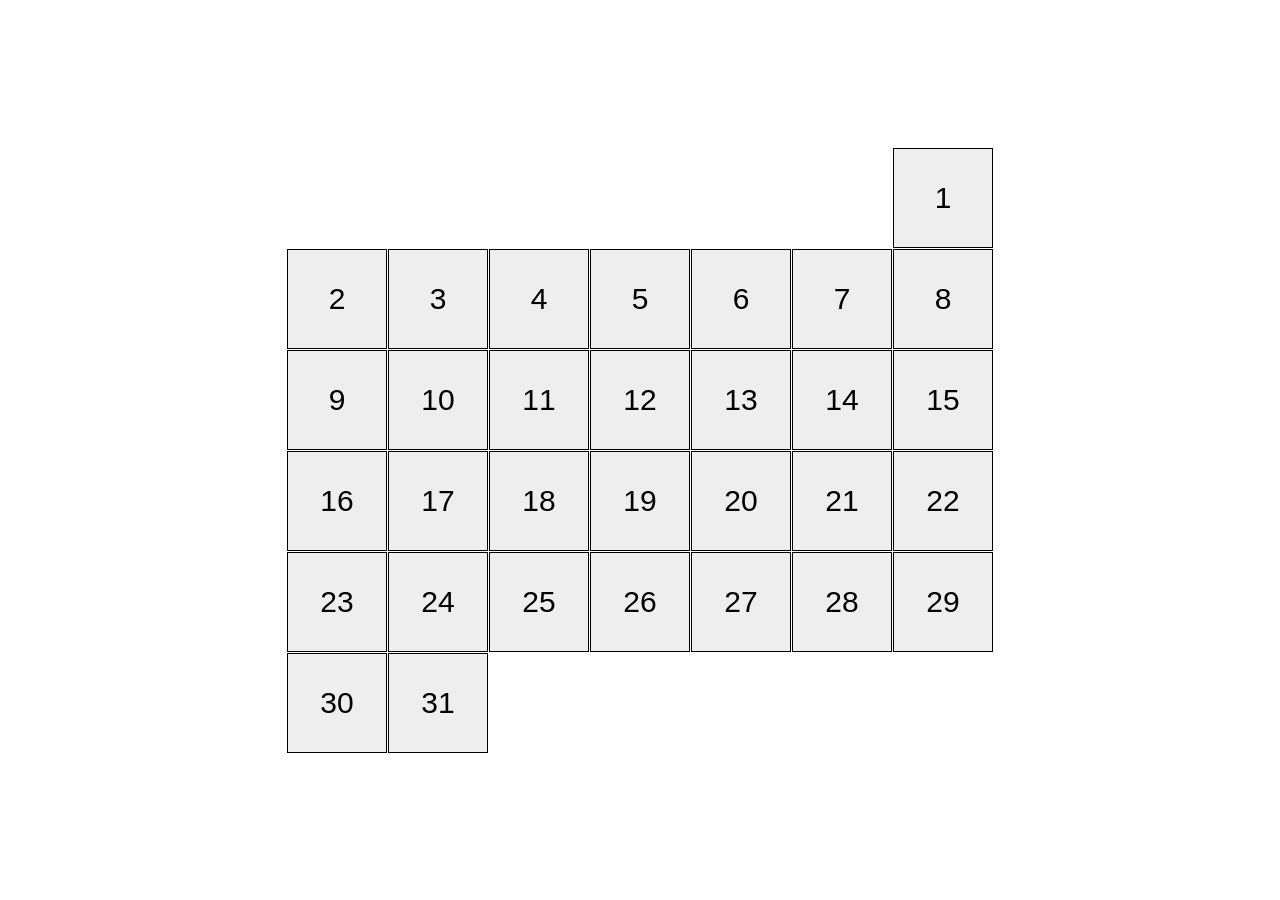
<file: index.html>
<!doctype html><html lang="en"><head><meta charset="utf-8"><meta name="viewport" content="width=device-width, initial-scale=1.0"><title>Calendar</title><link rel="stylesheet" href="index.ed1435f0.css"></head><body> <div class="calendar calendar--month-length-31 calendar--start-day-sun"> <div class="calendar__days"> <div class="calendar__day"></div> <div class="calendar__day"></div> <div class="calendar__day"></div> <div class="calendar__day"></div> <div class="calendar__day"></div> <div class="calendar__day"></div> <div class="calendar__day"></div> <div class="calendar__day"></div> <div class="calendar__day"></div> <div class="calendar__day"></div> <div class="calendar__day"></div> <div class="calendar__day"></div> <div class="calendar__day"></div> <div class="calendar__day"></div> <div class="calendar__day"></div> <div class="calendar__day"></div> <div class="calendar__day"></div> <div class="calendar__day"></div> <div class="calendar__day"></div> <div class="calendar__day"></div> <div class="calendar__day"></div> <div class="calendar__day"></div> <div class="calendar__day"></div> <div class="calendar__day"></div> <div class="calendar__day"></div> <div class="calendar__day"></div> <div class="calendar__day"></div> <div class="calendar__day"></div> <div class="calendar__day"></div> <div class="calendar__day"></div> <div class="calendar__day"></div> </div> </div> </body></html>
</file>
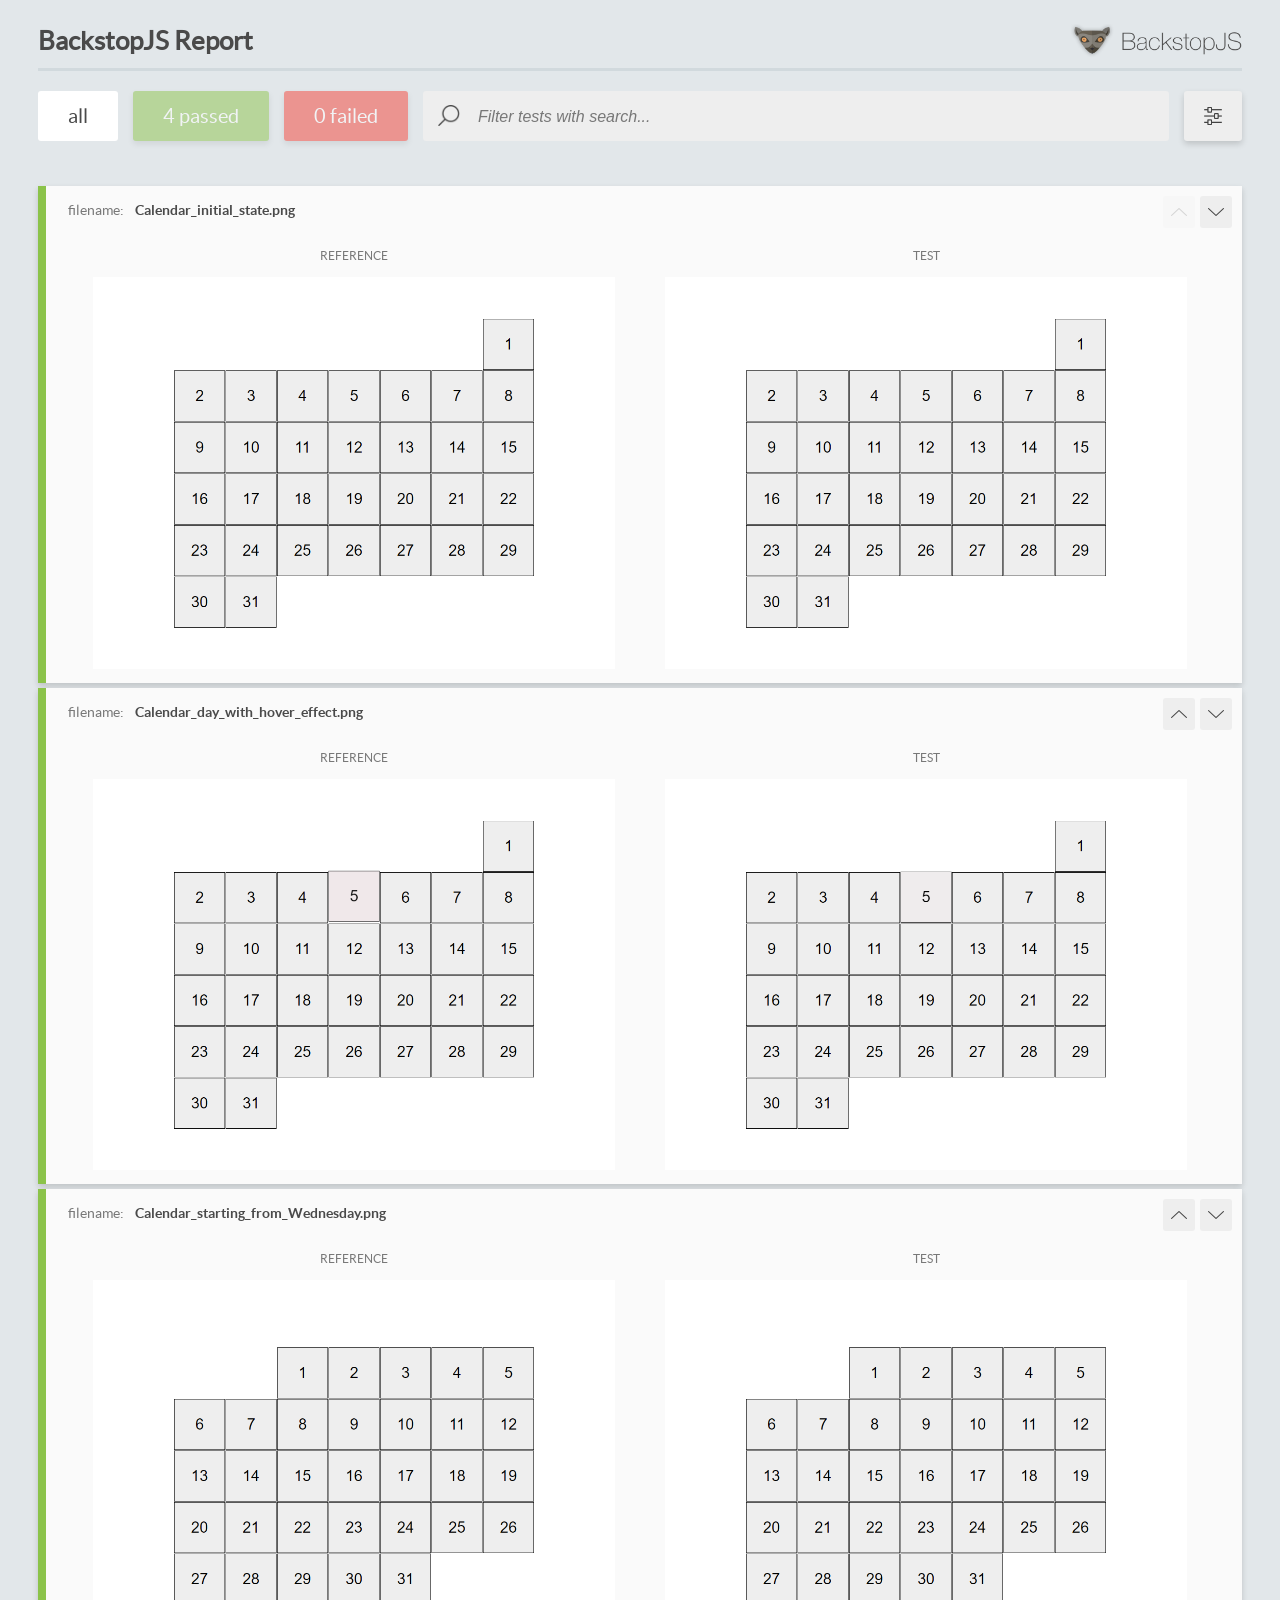
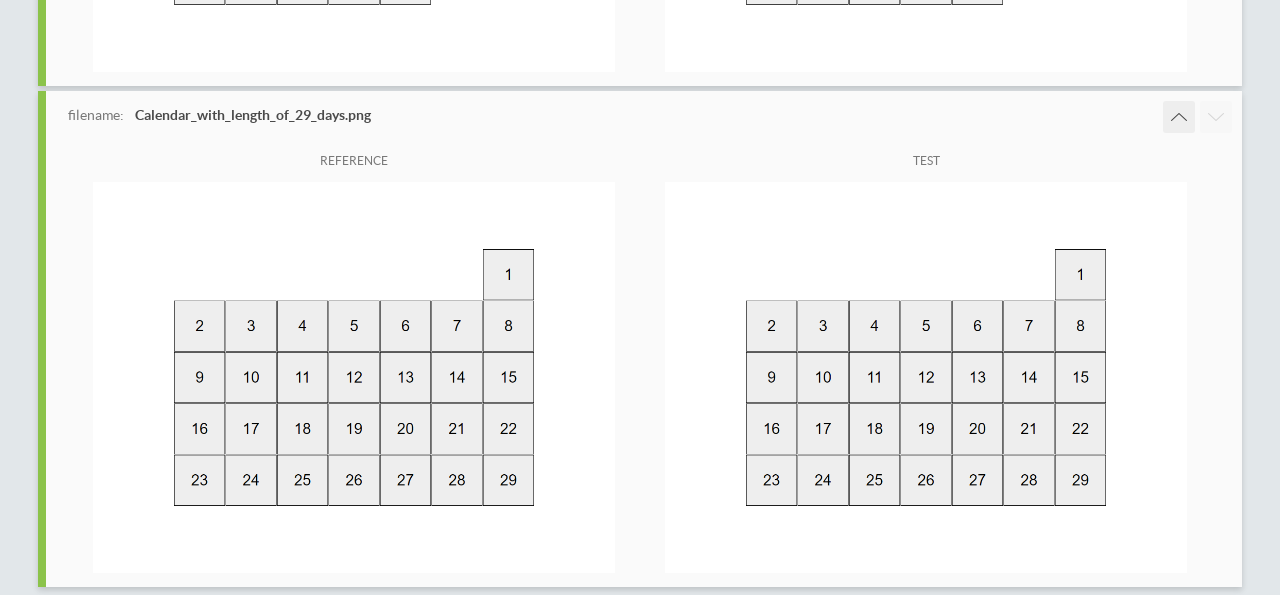
<file: report/html_report/index.html>
<!DOCTYPE html>
<html>
  <head>
    <meta charset="utf-8">
    <!-- Disable Cache -->
    <meta http-equiv="Cache-Control" content="no-cache, no-store, must-revalidate">
    <meta http-equiv="Pragma" content="no-cache">
    <meta http-equiv="Expires" content="0">

    <title>BackstopJS Report</title>

    <style>
      @font-face {
          font-family: 'latoregular';
          src: url('./assets/fonts/lato-regular-webfont.woff2') format('woff2'),
              url('./assets/fonts/lato-regular-webfont.woff') format('woff');
          font-weight: 400;
          font-style: normal;
      }
      @font-face {
          font-family: 'latobold';
          src: url('./assets/fonts/lato-bold-webfont.woff2') format('woff2'),
              url('./assets/fonts/lato-bold-webfont.woff') format('woff');
          font-weight: 700;
          font-style: normal;
      }

      .ReactModal__Body--open {
          overflow: hidden;
      }
      .ReactModal__Body--open .header {
        display: none;
      }

    </style>
  </head>
  <body style="background-color: #E2E7EA">
    <div id="root">

    </div>
    <script>
      function report (report) { // eslint-disable-line no-unused-vars
        window.tests = report;
      }
    </script>
    <script src="config.js"></script>
    <script src="index_bundle.js"></script>
  </body>
</html>
</file>
<file: index.ed1435f0.css>
*{box-sizing:border-box}body{flex-direction:column;justify-content:center;align-items:center;min-height:100vh;margin:0;font-family:Arial,sans-serif;font-size:30px;display:flex}.calendar{width:100%;max-width:726px;margin:0 auto}.calendar__days{flex-wrap:wrap;gap:1px;padding:10px;display:flex}.calendar__day{background:#eee;border:1px solid #000;justify-content:center;align-items:center;width:100px;height:100px;transition-duration:.5s;display:flex;position:relative}.calendar__day:hover{cursor:pointer;background:#ffbfcb;transform:translateY(-20px)}.calendar--start-day-mon .calendar__day:first-child{margin-left:0}.calendar--start-day-tue .calendar__day:first-child{margin-left:101px}.calendar--start-day-wed .calendar__day:first-child{margin-left:202px}.calendar--start-day-thu .calendar__day:first-child{margin-left:303px}.calendar--start-day-fri .calendar__day:first-child{margin-left:404px}.calendar--start-day-sat .calendar__day:first-child{margin-left:505px}.calendar--start-day-sun .calendar__day:first-child{margin-left:606px}.calendar--month-length-28 .calendar__day:nth-child(n+29),.calendar--month-length-29 .calendar__day:nth-child(n+30),.calendar--month-length-30 .calendar__day:nth-child(n+31),.calendar--month-length-31 .calendar__day:nth-child(n+32){display:none}.calendar__days>.calendar__day:first-child:before{content:"1"}.calendar__days>.calendar__day:nth-child(2):before{content:"2"}.calendar__days>.calendar__day:nth-child(3):before{content:"3"}.calendar__days>.calendar__day:nth-child(4):before{content:"4"}.calendar__days>.calendar__day:nth-child(5):before{content:"5"}.calendar__days>.calendar__day:nth-child(6):before{content:"6"}.calendar__days>.calendar__day:nth-child(7):before{content:"7"}.calendar__days>.calendar__day:nth-child(8):before{content:"8"}.calendar__days>.calendar__day:nth-child(9):before{content:"9"}.calendar__days>.calendar__day:nth-child(10):before{content:"10"}.calendar__days>.calendar__day:nth-child(11):before{content:"11"}.calendar__days>.calendar__day:nth-child(12):before{content:"12"}.calendar__days>.calendar__day:nth-child(13):before{content:"13"}.calendar__days>.calendar__day:nth-child(14):before{content:"14"}.calendar__days>.calendar__day:nth-child(15):before{content:"15"}.calendar__days>.calendar__day:nth-child(16):before{content:"16"}.calendar__days>.calendar__day:nth-child(17):before{content:"17"}.calendar__days>.calendar__day:nth-child(18):before{content:"18"}.calendar__days>.calendar__day:nth-child(19):before{content:"19"}.calendar__days>.calendar__day:nth-child(20):before{content:"20"}.calendar__days>.calendar__day:nth-child(21):before{content:"21"}.calendar__days>.calendar__day:nth-child(22):before{content:"22"}.calendar__days>.calendar__day:nth-child(23):before{content:"23"}.calendar__days>.calendar__day:nth-child(24):before{content:"24"}.calendar__days>.calendar__day:nth-child(25):before{content:"25"}.calendar__days>.calendar__day:nth-child(26):before{content:"26"}.calendar__days>.calendar__day:nth-child(27):before{content:"27"}.calendar__days>.calendar__day:nth-child(28):before{content:"28"}.calendar__days>.calendar__day:nth-child(29):before{content:"29"}.calendar__days>.calendar__day:nth-child(30):before{content:"30"}.calendar__days>.calendar__day:nth-child(31):before{content:"31"}
/*# sourceMappingURL=index.ed1435f0.css.map */
</file>
